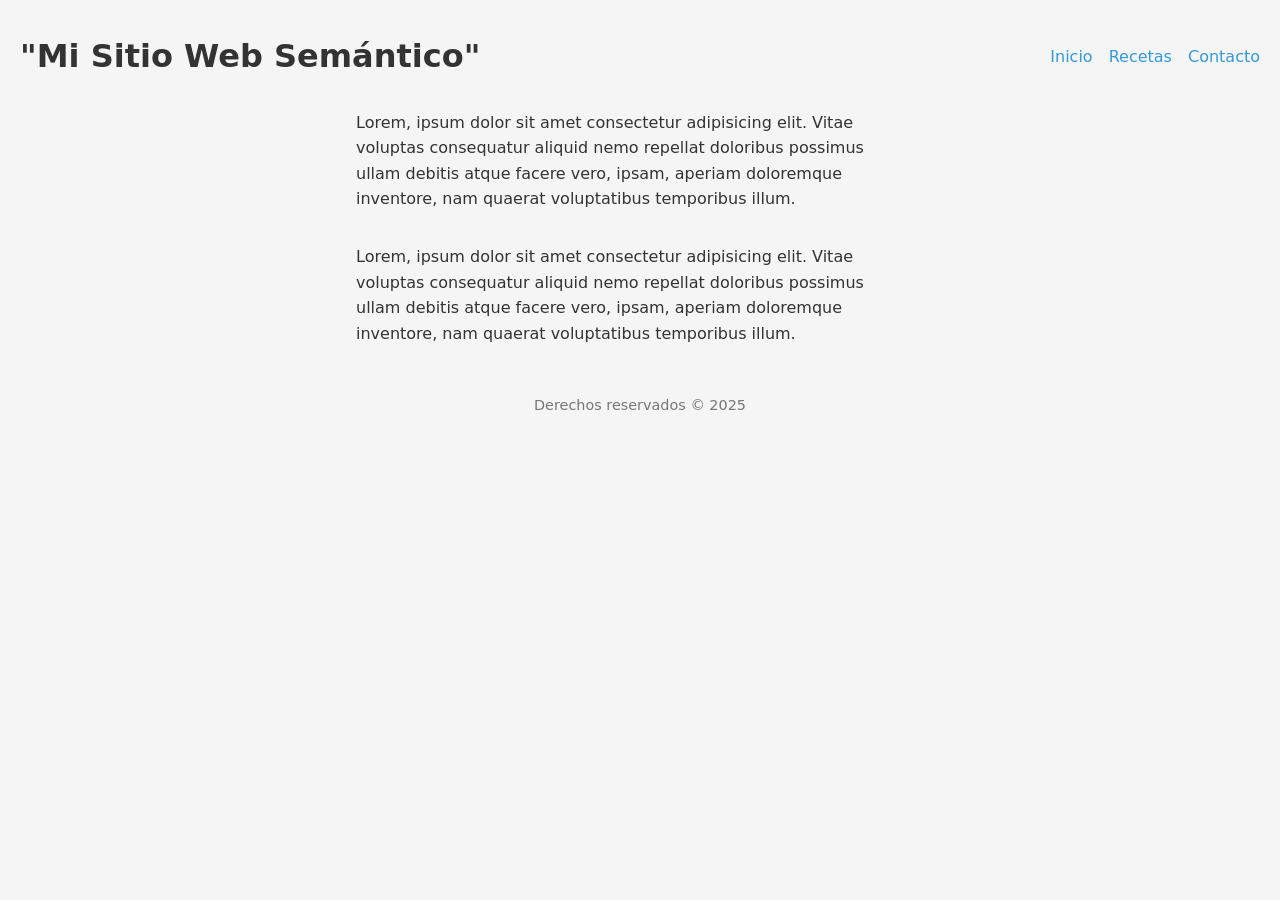
<file: html-css/index.html>
<!DOCTYPE html>
<html lang="en">
  <head>
    <meta charset="UTF-8" />
    <meta name="viewport" content="width=device-width, initial-scale=1.0" />
    <link rel="stylesheet" href="style.css" />
    <title>Document</title>
  </head>
  <body>
    <header>
      <div>
        <h1>"Mi Sitio Web Semántico"</h1>
      </div>
      <nav>
        <ul>
          <li><a href="./index.html">Inicio</a></li>
          <li><a href="./receta.html">Recetas</a></li>
          <li><a href="">Contacto</a></li>
        </ul>
      </nav>
    </header>

    <main class="container">
      <div class="p-container">
        <p>
          Lorem, ipsum dolor sit amet consectetur adipisicing elit. Vitae
          voluptas consequatur aliquid nemo repellat doloribus possimus ullam
          debitis atque facere vero, ipsam, aperiam doloremque inventore, nam
          quaerat voluptatibus temporibus illum.
        </p>
        <p>
          Lorem, ipsum dolor sit amet consectetur adipisicing elit. Vitae
          voluptas consequatur aliquid nemo repellat doloribus possimus ullam
          debitis atque facere vero, ipsam, aperiam doloremque inventore, nam
          quaerat voluptatibus temporibus illum.
        </p>
      </div>
    </main>
    <footer>
      <p>Derechos reservados © 2025</p>
    </footer>
  </body>
</html>
</file>
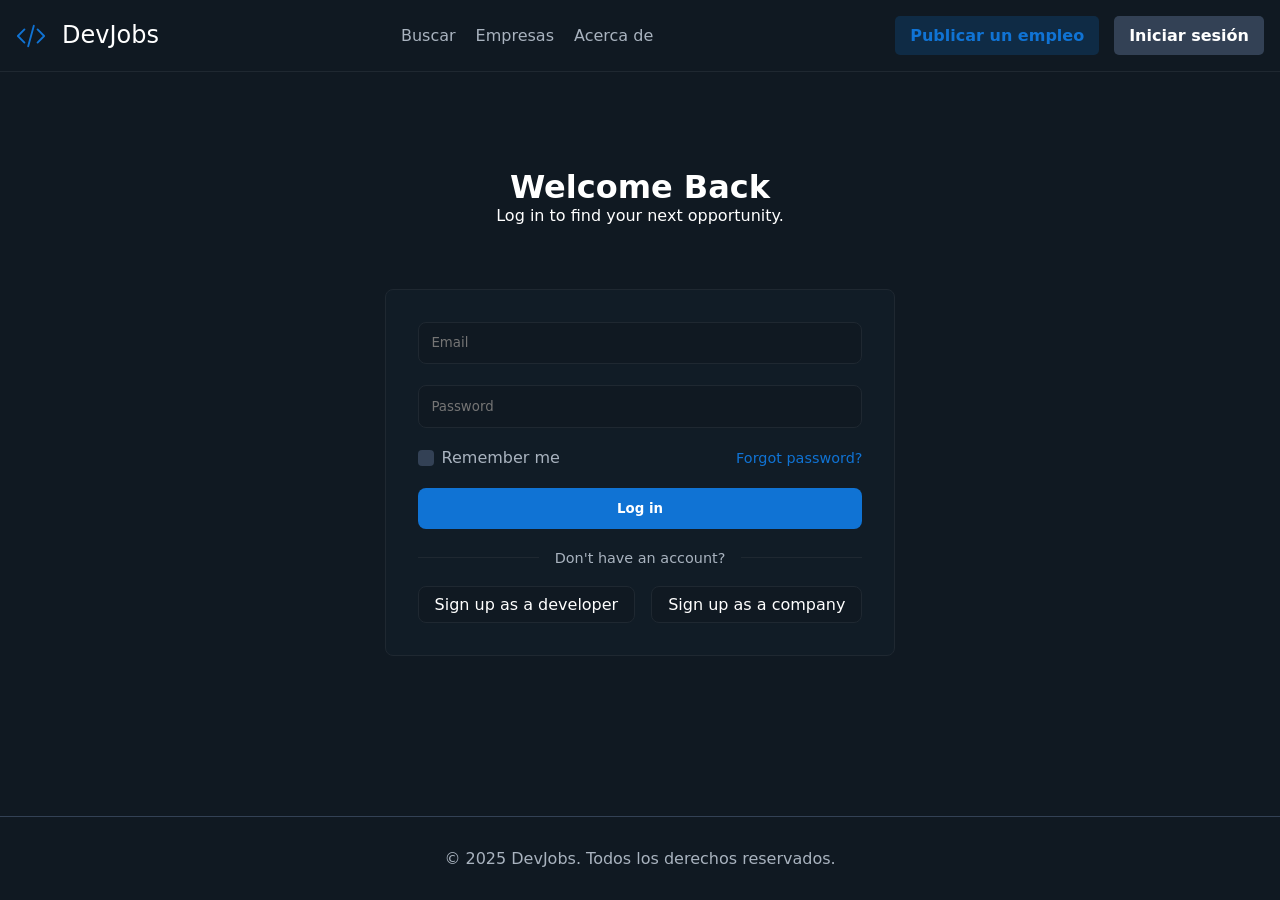
<file: html-css/auth.html>
<!DOCTYPE html>
<html lang="en">
  <head>
    <meta charset="UTF-8" />
    <meta name="viewport" content="width=device-width, initial-scale=1.0" />
    <link rel="stylesheet" href="auth.css" />
    <title>Authentication</title>
  </head>
  <body>
    <header class="header">
      <a href="devjob.html">
        <span>
          <svg
            xmlns="http://www.w3.org/2000/svg"
            fill="none"
            viewBox="0 0 24 24"
            stroke-width="1.5"
            stroke="currentColor"
          >
            <path
              stroke-linecap="round"
              stroke-linejoin="round"
              d="M17.25 6.75 22.5 12l-5.25 5.25m-10.5 0L1.5 12l5.25-5.25m7.5-3-4.5 16.5"
            />
          </svg>
          DevJobs
        </span>
      </a>
      <nav class="nav">
        <ul>
          <li><a href="index.html">Buscar</a></li>
          <li><a href="receta.html">Empresas</a></li>
          <li><a href="salarios.html">Acerca de</a></li>
        </ul>
      </nav>

      <div class="link-container">
        <a href="">Publicar un empleo</a>
        <a href="">Iniciar sesión</a>
      </div>
      <div class="icon-container">
        <div class="search-icon">
          <svg
            xmlns="http://www.w3.org/2000/svg"
            width="24"
            height="24"
            viewBox="0 0 24 24"
            fill="none"
            stroke="currentColor"
            stroke-width="2"
            stroke-linecap="round"
            stroke-linejoin="round"
            class="lucide lucide-search-icon lucide-search"
          >
            <path d="m21 21-4.34-4.34" />
            <circle cx="11" cy="11" r="8" />
          </svg>
        </div>
        <button class="menu-button" aria-label="Menu">
          <svg
            xmlns="http://www.w3.org/2000/svg"
            fill="none"
            viewBox="0 0 24 24"
            stroke-width="1.5"
            stroke="currentColor"
          >
            <path
              stroke-linecap="round"
              stroke-linejoin="round"
              d="M3.75 9h16.5m-16.5 6.75h16.5"
            />
          </svg>
        </button>
      </div>
    </header>
    <main>
      <div class="container">
        <h1>Welcome Back</h1>
        <p>Log in to find your next opportunity.</p>
        <section>
          <div class="form-container">
            <form action="">
              <input type="email" placeholder="Email" required />
              <input
                type="password"
                placeholder="Password"
                required
                minlength="8"
              />
              <div class="form-options">
                <div class="remember-me">
                  <input type="checkbox" id="remember-me" />
                  <label for="remember-me">Remember me</label>
                </div>
                <a href="">Forgot password?</a>
              </div>
              <button type="submit" class="btn-submit">Log in</button>
            </form>
            <div>
              <a id="link-account" href="">Don't have an account?</a>
            </div>
            <div class="sign-up-links">
              <a href="">Sign up as a developer</a>
              <a href="">Sign up as a company</a>
            </div>
          </div>
        </section>
      </div>
    </main>
    <footer>
      <p>&copy; 2025 DevJobs. Todos los derechos reservados.</p>
    </footer>
  </body>
</html>
</file>
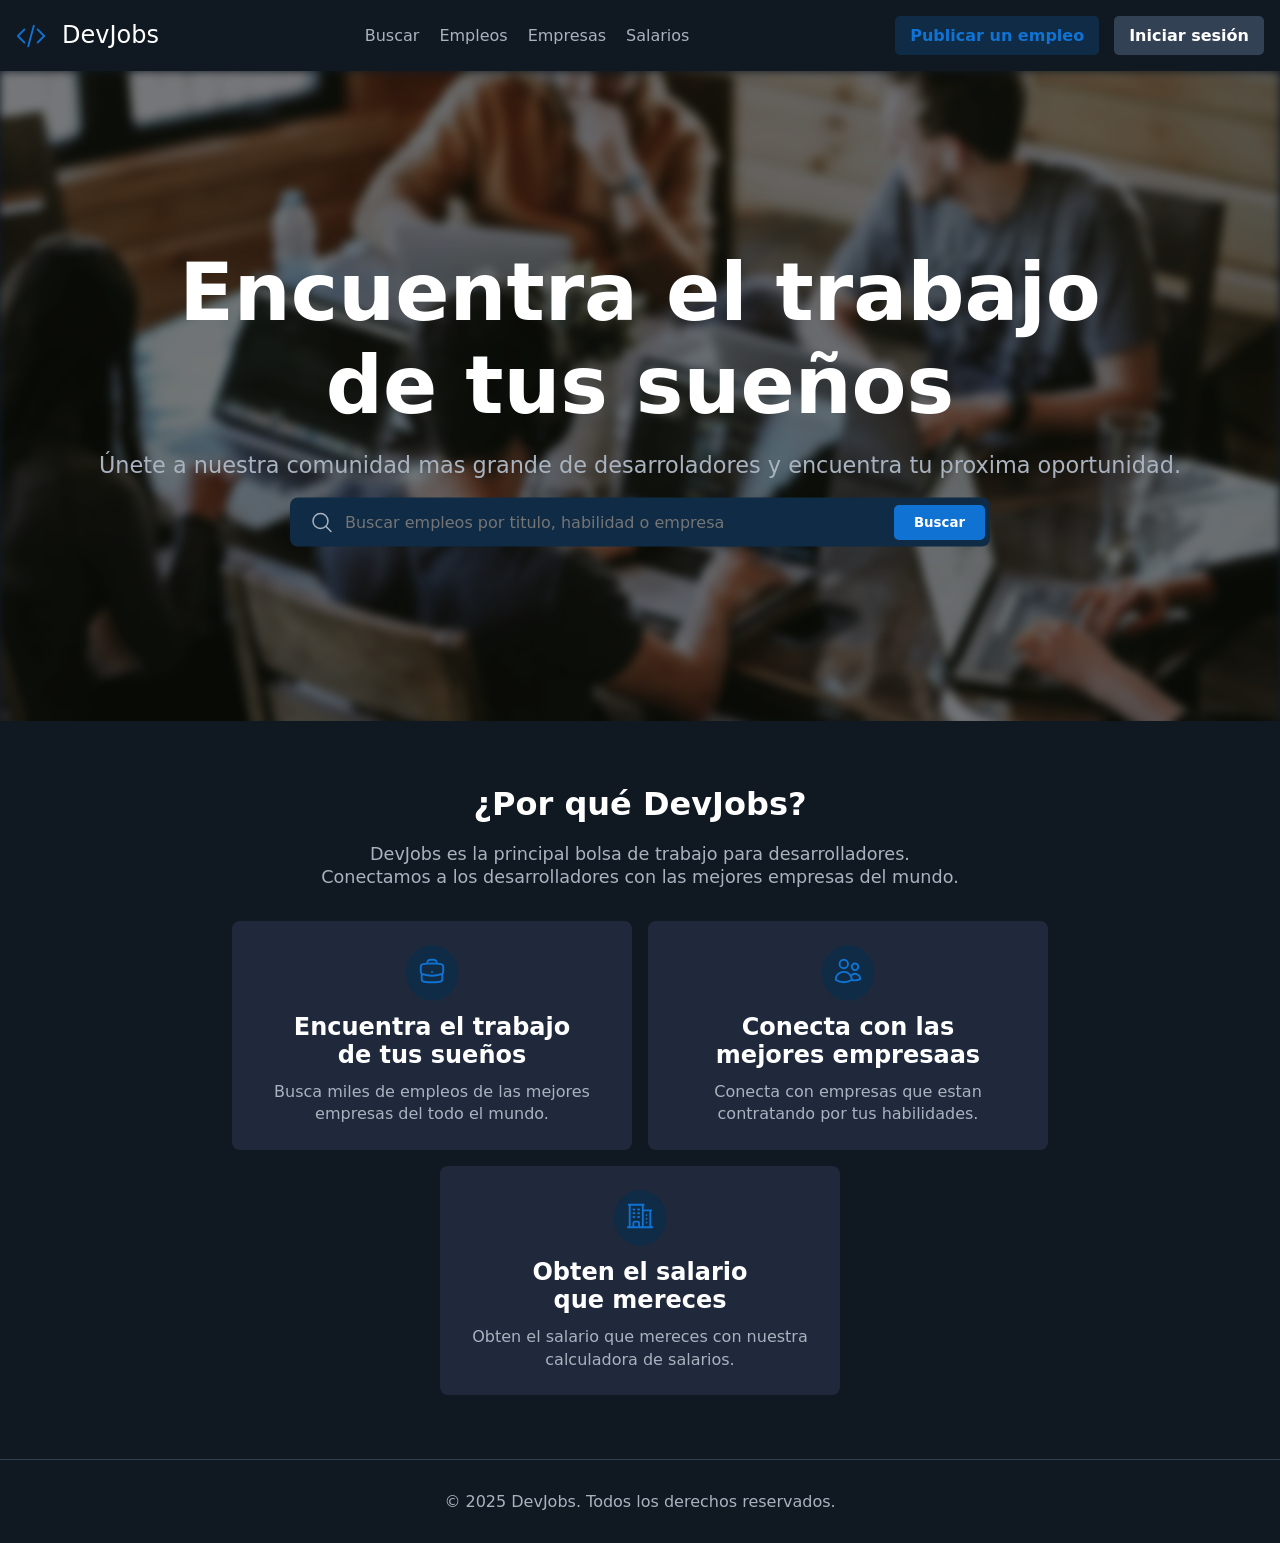
<file: html-css/devjob.html>
<!DOCTYPE html>
<html lang="es">
  <head>
    <meta charset="UTF-8" />
    <meta name="viewport" content="width=device-width, initial-scale=1.0" />
    <link rel="stylesheet" href="devjobs.css" />
    <title>DevJobs</title>
  </head>
  <body>
    <header class="header">
      <a href="devjob.html">
        <span>
          <svg
            xmlns="http://www.w3.org/2000/svg"
            fill="none"
            viewBox="0 0 24 24"
            stroke-width="1.5"
            stroke="currentColor"
          >
            <path
              stroke-linecap="round"
              stroke-linejoin="round"
              d="M17.25 6.75 22.5 12l-5.25 5.25m-10.5 0L1.5 12l5.25-5.25m7.5-3-4.5 16.5"
            />
          </svg>
          DevJobs
        </span>
      </a>
      <nav class="nav">
        <ul>
          <li><a href="index.html">Buscar</a></li>
          <li><a href="job.html">Empleos</a></li>
          <li><a href="salarios.html">Empresas</a></li>
          <li><a href="contacto.html">Salarios</a></li>
        </ul>
      </nav>

      <div class="link-container">
        <a href="">Publicar un empleo</a>
        <a href="./auth.html">Iniciar sesión</a>
      </div>
      <div class="icon-container">
        <div class="search-icon">
          <svg
            xmlns="http://www.w3.org/2000/svg"
            width="24"
            height="24"
            viewBox="0 0 24 24"
            fill="none"
            stroke="currentColor"
            stroke-width="2"
            stroke-linecap="round"
            stroke-linejoin="round"
            class="lucide lucide-search-icon lucide-search"
          >
            <path d="m21 21-4.34-4.34" />
            <circle cx="11" cy="11" r="8" />
          </svg>
        </div>
        <button class="menu-button" aria-label="Menu">
          <svg
            xmlns="http://www.w3.org/2000/svg"
            fill="none"
            viewBox="0 0 24 24"
            stroke-width="1.5"
            stroke="currentColor"
          >
            <path
              stroke-linecap="round"
              stroke-linejoin="round"
              d="M3.75 9h16.5m-16.5 6.75h16.5"
            />
          </svg>
        </button>
      </div>
    </header>
    <main>
      <div class="hero-container">
        <img
          src="./background.webp"
          alt="Grupo de desarrolladores con el portatil trabajando"
        />
        <div class="hero-text">
          <h1>Encuentra el trabajo de tus sueños</h1>
          <p>
            Únete a nuestra comunidad mas grande de desarroladores y encuentra
            tu proxima oportunidad.
          </p>
          <div class="search-box">
            <svg
              xmlns="http://www.w3.org/2000/svg"
              fill="none"
              viewBox="0 0 24 24"
              stroke-width="1.5"
              stroke="currentColor"
            >
              <path
                stroke-linecap="round"
                stroke-linejoin="round"
                d="m21 21-5.197-5.197m0 0A7.5 7.5 0 1 0 5.196 5.196a7.5 7.5 0 0 0 10.607 10.607Z"
              />
            </svg>

            <input
              type="text"
              placeholder="Buscar empleos por titulo, habilidad o empresa"
            />
            <button>Buscar</button>
          </div>
        </div>
      </div>
      <section>
        <div class="about-devjobs">
          <h2>¿Por qué DevJobs?</h2>
          <p>
            DevJobs es la principal bolsa de trabajo para desarrolladores.
            Conectamos a los desarrolladores con las mejores empresas del mundo.
          </p>
        </div>
        <div class="features-devjobs">
          <article>
            <div class="feature-icon-container">
              <svg
                xmlns="http://www.w3.org/2000/svg"
                fill="none"
                viewBox="0 0 24 24"
                stroke-width="1.5"
                stroke="currentColor"
                class="feature-icon"
              >
                <path
                  stroke-linecap="round"
                  stroke-linejoin="round"
                  d="M20.25 14.15v4.25c0 1.094-.787 2.036-1.872 2.18-2.087.277-4.216.42-6.378.42s-4.291-.143-6.378-.42c-1.085-.144-1.872-1.086-1.872-2.18v-4.25m16.5 0a2.18 2.18 0 0 0 .75-1.661V8.706c0-1.081-.768-2.015-1.837-2.175a48.114 48.114 0 0 0-3.413-.387m4.5 8.006c-.194.165-.42.295-.673.38A23.978 23.978 0 0 1 12 15.75c-2.648 0-5.195-.429-7.577-1.22a2.016 2.016 0 0 1-.673-.38m0 0A2.18 2.18 0 0 1 3 12.489V8.706c0-1.081.768-2.015 1.837-2.175a48.111 48.111 0 0 1 3.413-.387m7.5 0V5.25A2.25 2.25 0 0 0 13.5 3h-3a2.25 2.25 0 0 0-2.25 2.25v.894m7.5 0a48.667 48.667 0 0 0-7.5 0M12 12.75h.008v.008H12v-.008Z"
                />
              </svg>
            </div>

            <h3>Encuentra el trabajo de tus sueños</h3>
            <p>
              Busca miles de empleos de las mejores empresas del todo el mundo.
            </p>
          </article>
          <article>
            <div class="feature-icon-container">
              <svg
                xmlns="http://www.w3.org/2000/svg"
                fill="none"
                viewBox="0 0 24 24"
                stroke-width="1.5"
                stroke="currentColor"
                class="feature-icon"
              >
                <path
                  stroke-linecap="round"
                  stroke-linejoin="round"
                  d="M15 19.128a9.38 9.38 0 0 0 2.625.372 9.337 9.337 0 0 0 4.121-.952 4.125 4.125 0 0 0-7.533-2.493M15 19.128v-.003c0-1.113-.285-2.16-.786-3.07M15 19.128v.106A12.318 12.318 0 0 1 8.624 21c-2.331 0-4.512-.645-6.374-1.766l-.001-.109a6.375 6.375 0 0 1 11.964-3.07M12 6.375a3.375 3.375 0 1 1-6.75 0 3.375 3.375 0 0 1 6.75 0Zm8.25 2.25a2.625 2.625 0 1 1-5.25 0 2.625 2.625 0 0 1 5.25 0Z"
                />
              </svg>
            </div>

            <h3>Conecta con las mejores empresaas</h3>
            <p>
              Conecta con empresas que estan contratando por tus habilidades.
            </p>
          </article>
          <article>
            <div class="feature-icon-container">
              <svg
                xmlns="http://www.w3.org/2000/svg"
                fill="none"
                viewBox="0 0 24 24"
                stroke-width="1.5"
                stroke="currentColor"
                class="feature-icon"
              >
                <path
                  stroke-linecap="round"
                  stroke-linejoin="round"
                  d="M2.25 21h19.5m-18-18v18m10.5-18v18m6-13.5V21M6.75 6.75h.75m-.75 3h.75m-.75 3h.75m3-6h.75m-.75 3h.75m-.75 3h.75M6.75 21v-3.375c0-.621.504-1.125 1.125-1.125h2.25c.621 0 1.125.504 1.125 1.125V21M3 3h12m-.75 4.5H21m-3.75 3.75h.008v.008h-.008v-.008Zm0 3h.008v.008h-.008v-.008Zm0 3h.008v.008h-.008v-.008Z"
                />
              </svg>
            </div>

            <h3>Obten el salario que mereces</h3>
            <p>
              Obten el salario que mereces con nuestra calculadora de salarios.
            </p>
          </article>
        </div>
      </section>
    </main>
    <footer>
      <p>&copy; 2025 DevJobs. Todos los derechos reservados.</p>
    </footer>
  </body>
</html>
</file>
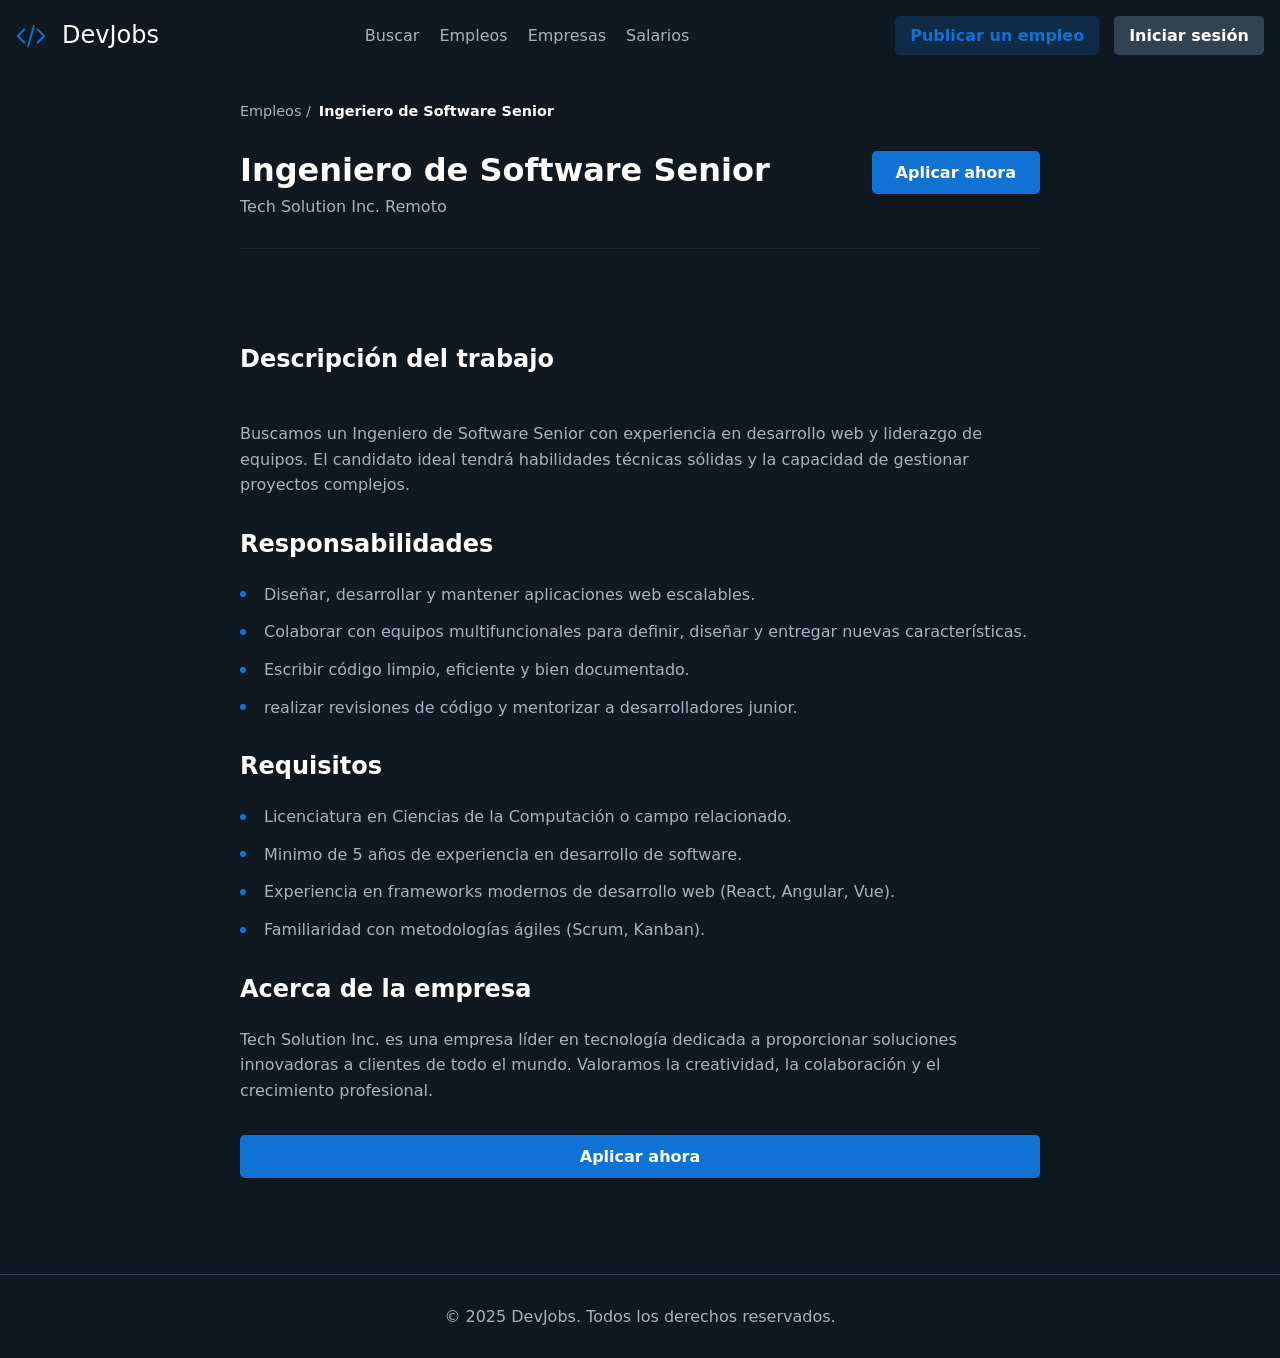
<file: html-css/job.html>
<!DOCTYPE html>
<html lang="en">
  <head>
    <meta charset="UTF-8" />
    <meta name="viewport" content="width=device-width, initial-scale=1.0" />
    <link rel="stylesheet" href="job.css" />
    <title>Empleos</title>
  </head>
  <body>
    <header class="header">
      <a href="devjob.html">
        <span>
          <svg
            xmlns="http://www.w3.org/2000/svg"
            fill="none"
            viewBox="0 0 24 24"
            stroke-width="1.5"
            stroke="currentColor"
          >
            <path
              stroke-linecap="round"
              stroke-linejoin="round"
              d="M17.25 6.75 22.5 12l-5.25 5.25m-10.5 0L1.5 12l5.25-5.25m7.5-3-4.5 16.5"
            />
          </svg>
          DevJobs
        </span>
      </a>
      <nav class="nav">
        <ul>
          <li><a href="index.html">Buscar</a></li>
          <li><a href="job.html">Empleos</a></li>
          <li><a href="salarios.html">Empresas</a></li>
          <li><a href="contacto.html">Salarios</a></li>
        </ul>
      </nav>

      <div class="link-container">
        <a href="">Publicar un empleo</a>
        <a href="./auth.html">Iniciar sesión</a>
      </div>
      <div class="icon-container">
        <div class="search-icon">
          <svg
            xmlns="http://www.w3.org/2000/svg"
            width="24"
            height="24"
            viewBox="0 0 24 24"
            fill="none"
            stroke="currentColor"
            stroke-width="2"
            stroke-linecap="round"
            stroke-linejoin="round"
            class="lucide lucide-search-icon lucide-search"
          >
            <path d="m21 21-4.34-4.34" />
            <circle cx="11" cy="11" r="8" />
          </svg>
        </div>
        <button class="menu-button" aria-label="Menu">
          <svg
            xmlns="http://www.w3.org/2000/svg"
            fill="none"
            viewBox="0 0 24 24"
            stroke-width="1.5"
            stroke="currentColor"
          >
            <path
              stroke-linecap="round"
              stroke-linejoin="round"
              d="M3.75 9h16.5m-16.5 6.75h16.5"
            />
          </svg>
        </button>
      </div>
    </header>
    <main>
      <section class="container">
        <span class="breadcrumb">Empleos / <span class="breadcrumb-current">Ingeriero de Software Senior</span></span>
        <div class="job-header">
          <div class="job-info">
            <h2>Ingeniero de Software Senior</h2>
            <span class="job-company">Tech Solution Inc. Remoto</span>
          </div>
          <button class="btn-apply">Aplicar ahora</button>
        </div>
        <section class="job-details">
          <h3>Descripción del trabajo</h3>
          <p>
            Buscamos un Ingeniero de Software Senior con experiencia en
            desarrollo web y liderazgo de equipos. El candidato ideal tendrá
            habilidades técnicas sólidas y la capacidad de gestionar proyectos
            complejos.
          </p>
					<div class="job-section">
						<h3>Responsabilidades</h3>
						<ul>
							<li>
								Diseñar, desarrollar y mantener aplicaciones web escalables.
							</li>
							<li>
								Colaborar con equipos multifuncionales para definir, diseñar y
								entregar nuevas características.
							</li>
							<li>
								Escribir código limpio, eficiente y bien documentado.
							</li>
							<li>
                realizar revisiones de código y mentorizar a desarrolladores junior.
							</li>
						</ul>
					</div>
					<div class="job-section">
						<h3>Requisitos</h3>
						<ul>
							<li>
								Licenciatura en Ciencias de la Computación o campo relacionado.
							</li>
							<li>
								Minimo de 5 años de experiencia en desarrollo de software.
							</li>
							<li>
								Experiencia en frameworks modernos de desarrollo web (React, Angular, Vue).
							</li>
							<li>
								Familiaridad con metodologías ágiles (Scrum, Kanban).
							</li>
					</div>
					<div class="job-section">
						<h3>Acerca de la empresa</h3>
						<p>
							Tech Solution Inc. es una empresa líder en tecnología dedicada a
						proporcionar soluciones innovadoras a clientes de todo el mundo. Valoramos
						la creatividad, la colaboración y el crecimiento profesional.	
						</p>
					</div>
					<button class="btn-apply">Aplicar ahora</button>
        </section>
      </section>
    </main>
    <footer>
      <p>&copy; 2025 DevJobs. Todos los derechos reservados.</p>
    </footer>
  </body>
</html>
</file>
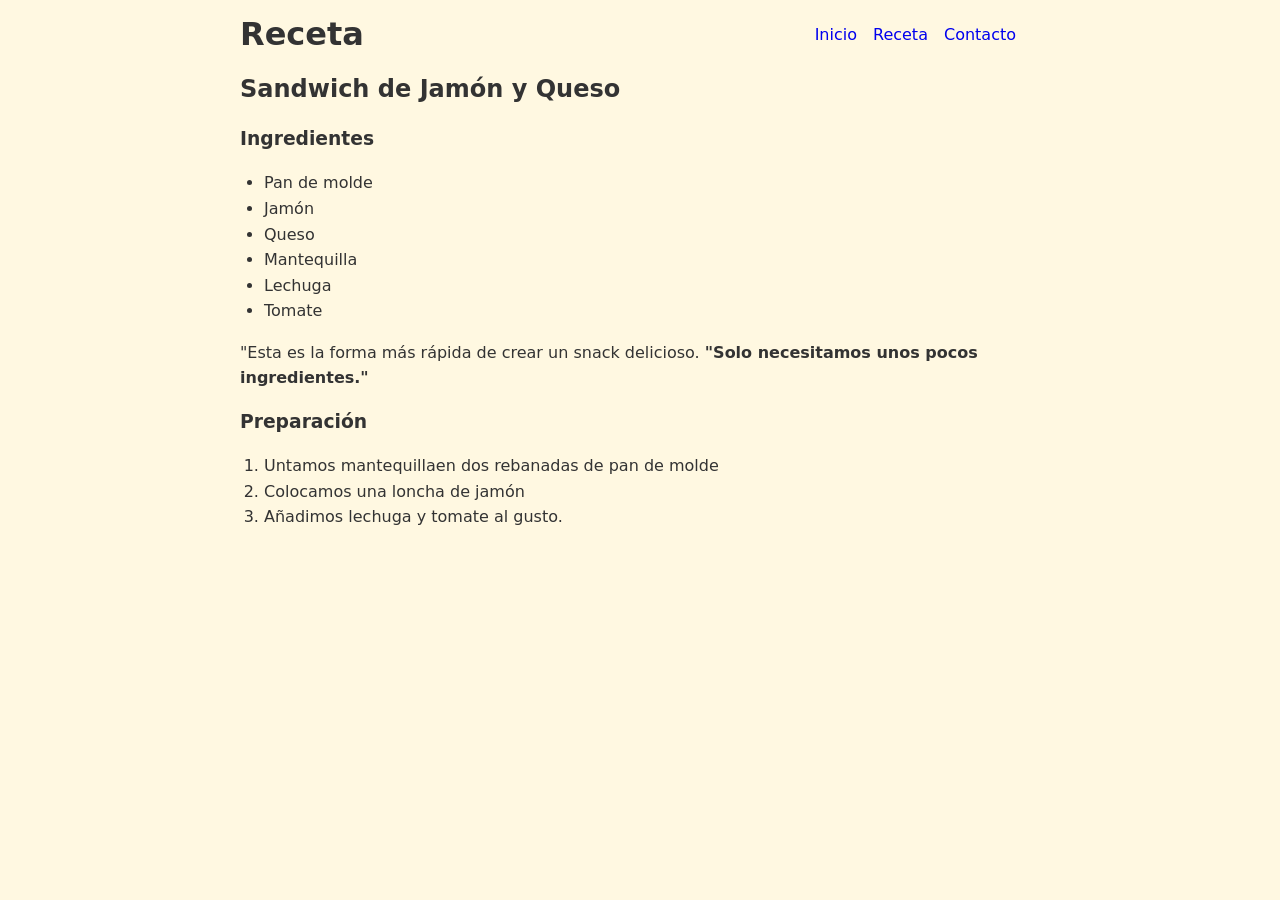
<file: html-css/receta.html>
<!DOCTYPE html>
<html lang="en">
  <head>
    <meta charset="UTF-8" />
    <meta name="viewport" content="width=device-width, initial-scale=1.0" />
    <link rel="stylesheet" href="recetas.css" />
    <title>Document</title>
  </head>
  <body>
    <header class="header">
      <div>
        <h1>Receta</h1>
      </div>
      <nav class="nav">
        <ul>
          <li><a href="index.html">Inicio</a></li>
          <li><a href="receta.html">Receta</a></li>
          <li><a href="contacto.html">Contacto</a></li>
        </ul>
      </nav>
      <div class="menu-icon">
        <svg
          xmlns="http://www.w3.org/2000/svg"
          fill="currentColor"
          viewBox="0 0 24 24"
          stroke-width="1.5"
          stroke="currentColor"
        >
          <path
            stroke-linecap="round"
            stroke-linejoin="round"
            d="M3.75 6.75h16.5M3.75 12h16.5m-16.5 5.25h16.5"
          />
        </svg>
      </div>
    </header>
    <main>
      <h2>Sandwich de Jamón y Queso</h2>
      <h3>
        <strong>Ingredientes</strong>
      </h3>
      <ul>
        <li>Pan de molde</li>
        <li>Jamón</li>
        <li>Queso</li>
        <li>Mantequilla</li>
        <li>Lechuga</li>
        <li>Tomate</li>
      </ul>
      <p>
        "Esta es la forma más rápida de crear un snack delicioso.
        <b>"Solo necesitamos unos pocos ingredientes."</b>
      </p>
      <h3>
        <strong>Preparación</strong>
      </h3>
      <ol>
        <li>Untamos mantequillaen dos rebanadas de pan de molde</li>
        <li>Colocamos una loncha de jamón</li>
        <li>Añadimos lechuga y tomate al gusto.</li>
      </ol>
    </main>
  </body>
</html>
</file>
<file: html-css/style.css>
* {
  font-family: system-ui, -apple-system, BlinkMacSystemFont, "Segoe UI", Roboto,
    Oxygen, Ubuntu, Cantarell, "Open Sans", "Helvetica Neue", sans-serif;
  box-sizing: border-box;
  margin: 0;
  padding: 0;
}

body {
  background-color: #f5f5f5;
  color: #333;
  line-height: 1.6;
  padding: 20px;
}

header {
  display: flex;
  justify-content: space-between;
  align-items: center;
  margin: 8px 0;

  & nav ul {
    display: flex;
    gap: 16px;
  }
}

ul {
  list-style: none;
  margin: 16px 0;
}

.container {
  max-width: 800px;
  margin: 0 auto;
}

.p-container {
  margin: 0 auto;

  & p {
    display: flex;
    justify-content: center;
    padding: 16px;
  }
}

p {
  max-width: 600px;
  margin: 0 auto;
  text-wrap: balance;
}

a {
  color: #3498db;
  text-decoration: none;
}

footer {
  text-align: center;
  margin: 32px 0;
  color: #777;
  font-size: 0.9em;
}
</file>
<file: html-css/auth.css>
@import url("./devjobs.css");
@import url("./variables.css");

.header {
  border-bottom: 1px solid var(--border-color);
}

main {
  display: flex;
  flex-direction: column;
  align-items: center;
  justify-content: center;
  padding: 1rem;
}

.container {
  text-align: center;
}

section {
  padding: 2rem;
  background-color: var(--bg-form);
  border-radius: 8px;
  border: 1px solid var(--border-color);
}

.form-container {
  display: flex;
  flex-direction: column;
  gap: 1.3rem;
}

form {
  display: flex;
  flex-direction: column;
  gap: 1.3rem;
}

input[type="email"],
input[type="password"] {
  width: 100%;
  padding: 0.8rem;
  background-color: var(--background);
  border: 1px solid var(--border-color);
  border-radius: 8px;
  color: var(--text-color-light-gray);
}

.form-options {
  display: flex;
  justify-content: space-between;
  align-items: center;
}

.form-options a {
  font-size: 0.9rem;
  color: var(--text-color-blue);
}

.remember-me {
  display: flex;
  align-items: center;
  gap: 0.5rem;
  /* font-size: 0.9rem; */
  color: var(--text-color-light-gray);
}

.remember-me input[type="checkbox"] {
  appearance: none;
  width: 16px;
  height: 16px;
  /* margin: 0; */
  border-radius: 4px;
  position: relative;
  background-color: var(--background-gray);
}

input[type="checkbox"]:checked {
  background-color: #007bff; /* Fondo de color cuando está seleccionado */
  border-color: #007bff;
}

/* Crea el checkmark (marca) */
input[type="checkbox"]:checked::after {
  content: "";
  position: absolute;
  display: block;
  top: 50%;
  left: 50%;
  transform: translate(-50%, -50%) rotate(45deg);
  width: 4px;
  height: 8px;
  border: solid white;
  border-width: 0 2px 2px 0;
  /* transform: rotate(45deg); */
}

/* Opcional: Estilo al pasar el ratón */
input[type="checkbox"]:hover {
  border-color: #007bff;
}

#link-account {
  color: var(--text-color-light-gray);
  font-size: 0.9rem;
  display: flex;
  align-items: center;
  text-align: center;
  width: 100%;
}

#link-account::before,
#link-account::after {
  content: "";
  flex: 1;
  border-bottom: 1px solid var(--border-color);
}

#link-account::before {
  margin-right: 1rem;
}

#link-account::after {
  margin-left: 1rem;
}

.btn-submit {
  background-color: var(--text-color-blue);
  color: var(--text-color);
  font-weight: 600;
  width: 100%;
  padding: 0.8rem 0;
  border-radius: 8px;
  border: none;
  cursor: pointer;
}

.sign-up-links {
  display: flex;
  gap: 1rem;
}

.sign-up-links a {
  border: 1px solid var(--border-color);
  padding: 0.5rem 1rem;
  border-radius: 8px;
  background-color: var(--background);
}
</file>
<file: html-css/devjobs.css>
@import url("./variables.css");

* {
  box-sizing: border-box;
  margin: 0;
  padding: 0;
  font-family: system-ui, -apple-system, BlinkMacSystemFont, "Segoe UI", Roboto,
    Oxygen, Ubuntu, Cantarell, "Open Sans", "Helvetica Neue", sans-serif;
}

body {
  color: var(--text-color);
  background: var(--background);
  display: grid;
  min-height: 100dvh;
  grid-template-rows: auto 1fr auto;
}

/* p {
  text-wrap: pretty;
} */

span {
  font-size: 1.5rem;
  display: flex;
  gap: 1rem;
}

span svg {
  width: 30px;
  height: 30px;
  color: var(--text-color-blue);
}

.header {
  display: flex;
  justify-content: space-between;
  align-items: center;
  width: 100vw;
  padding: 1rem;

  & nav ul {
    display: flex;
    gap: 20px;
    list-style: none;

    & li a {
      color: var(--text-color-light-gray);

      &:hover {
        color: var(--text-color-blue);
      }
    }
  }
}

a {
  text-decoration: none;
  color: var(--text-color);
}

.link-container {
  display: flex;
  gap: 15px;
}

.link-container a {
  padding: 10px 15px;
  border-radius: 5px;
  font-weight: 600;
}

.link-container a:nth-child(odd) {
  color: var(--text-color-blue);
  background-color: var(--background-light-blue);
}

.link-container a:nth-child(even) {
  color: var(--text-color);
  background-color: var(--background-gray);
}

.icon-container {
  /* display: flex;
  align-items: center;
  gap: 15px; */
  display: none;
}

.search-icon {
  display: none;
  color: var(--text-color);
}

.icon-container svg {
  width: 20px;
  height: 20px;
  color: var(--text-color);
  cursor: pointer;
}

.menu-button {
  display: none;
  cursor: pointer;
  background: none;
  border: none;
}

.menu-button svg {
  width: 30px;
  height: 30px;
  color: var(--text-color);
}

.hero-container {
  width: 100%;
  max-height: 650px;
  overflow: hidden;
  position: relative;
  text-align: center;
  color: white;
}

.hero-container img {
  width: 100%;
  filter: blur(5px) brightness(60%);
  height: auto;
  display: block;
  object-fit: cover;
  aspect-ratio: 16 / 9;
}

.hero-text {
  position: absolute;
  width: 100%;
  padding: 0 20px;
  top: 50%;
  left: 50%;
  transform: translate(-50%, -50%);
  display: flex;
  flex-direction: column;
  align-items: center;
  gap: 20px;
}

.hero-text h1 {
  width: 100%;
  font-size: 5rem;
  font-weight: 700;
  text-wrap: balance;
}

.hero-text p {
  font-size: 1.4rem;
  color: var(--text-color-light-gray);
  text-wrap: pretty;
}

.search-box {
  width: 100%;
  max-width: 700px;
  position: relative;
}

.search-box svg {
  position: absolute;
  width: 24px;
  height: 24px;
  top: 50%;
  left: 20px;
  transform: translateY(-50%);
  color: var(--text-color-light-gray);
  pointer-events: none;
}

.search-box input {
  width: 100%;
  padding: 15px 20px 15px 55px;
  border-radius: 8px;
  border: none;
  font-size: 1rem;
  background: var(--background-light-blue);
  color: var(--text-color);
}

.search-box button {
  position: absolute;
  right: 5px;
  top: 50%;
  transform: translateY(-50%);
  padding: 10px 20px;
  border: none;
  border-radius: 5px;
  background-color: var(--text-color-blue);
  color: var(--text-color);
  font-weight: 600;
  cursor: pointer;
}

section {
  padding: 0 2rem;
  margin: 4rem 0;
}

.about-devjobs {
  width: 100%;
  max-width: 800px;
  margin: 2rem auto;
  display: flex;
  flex-direction: column;
  align-items: center;
  gap: 20px;
}

.about-devjobs h2 {
  font-size: 2rem;
  font-weight: 700;
  text-wrap: balance;
  text-align: center;
}

.about-devjobs p {
  color: var(--text-color-light-gray);
  text-align: center;
  text-wrap: balance;
  font-size: 1.1rem;
  line-height: 1.3;
}

.features-devjobs {
  display: flex;
  flex-wrap: wrap;
  /* display: grid; */
  /* grid-template-columns: repeat(auto-fit, minmax(400px, 1fr)); */
  gap: 1rem;
  width: 100%;
  /* max-width: 1500px; */
  /* margin: 0 auto; */
  justify-content: center;
}

article {
  display: inline-flex;
  flex-direction: column;
  align-items: center;
  text-align: center;
  gap: 12px;
  padding: 1.5rem;
  width: 100%;
  max-width: 400px;
  background: var(--bg-feature-job);
  border-radius: 8px;
}

article .feature-icon-container {
  display: inline-block;
  border-radius: 100%;
  padding: 0.7rem;
  background: var(--background-light-blue);
}

article svg {
  width: 30px;
  height: 30px;
  color: var(--text-color-blue);
}

article h3 {
  font-size: 1.5rem;
  font-weight: 600;
  text-wrap: balance;
}

article p {
  color: var(--text-color-light-gray);
  text-align: center;
  text-wrap: pretty;
  font-size: 1rem;
  line-height: 1.4;
}

footer {
  text-align: center;
  padding: 2rem 1rem;
  color: var(--text-color-light-gray);
  border-top: 1px solid var(--background-gray);
}

@media screen and (width <= 900px) {
  .icon-container {
    display: flex;
    align-items: center;
    gap: 15px;
  }

  .search-icon {
    display: block;
  }

  .nav,
  .link-container {
    display: none;
  }

  .menu-button {
    display: block;
  }

  .hero-text h1 {
    font-size: 3.5rem;
  }

  .hero-text p {
    font-size: 1.1rem;
  }

  .search-box {
    max-width: 600px;
  }
}
@media screen and (width <= 640px) {
  .hero-text h1 {
    font-size: 2.5rem;
  }

  .hero-text p {
    font-size: 0.9rem;
  }

  .search-box {
    display: none;
  }

  .about-devjobs p {
    font-size: 0.9rem;
  }
}
</file>
<file: html-css/job.css>
@import url("./devjobs.css");
@import url("./variables.css");

/* Main content */
main {
  width: 100%;
  padding: 2rem 1rem;
}

section {
  padding: 0;
}

.container {
  max-width: 800px;
  margin: 0 auto;
  display: flex;
  flex-direction: column;
  gap: 2rem;
}

/* Breadcrumb */
.breadcrumb {
  font-size: 0.9rem;
  color: var(--text-color-light-gray);
  display: flex;
  align-items: center;
  gap: 0.5rem;
}

.breadcrumb-current {
  font-weight: 700;
  font-size: 0.9rem;
  color: var(--text-color);
}

/* Job header section */
.job-header {
  display: flex;
  justify-content: space-between;
  align-items: flex-start;
  gap: 2rem;
  padding-bottom: 2rem;
  border-bottom: 1px solid var(--border-color);
}

.job-info {
  display: flex;
  flex-direction: column;
  gap: 0.5rem;
}

.job-info h2 {
  font-size: 2rem;
  font-weight: 700;
  color: var(--text-color);
  margin: 0;
}

.job-company {
  font-size: 1rem;
  color: var(--text-color-light-gray);
  display: flex;
  gap: 0.5rem;
}

/* Apply button */
.btn-apply {
  padding: 12px 24px;
  background-color: var(--text-color-blue);
  color: var(--text-color);
  border: none;
  border-radius: 5px;
  font-size: 1rem;
  font-weight: 600;
  cursor: pointer;
  white-space: nowrap;
  transition: background-color 0.3s ease;
}

.btn-apply:hover {
  background-color: #0d5fb8;
}

/* Job description section */
.job-details {
  display: flex;
  flex-direction: column;
  gap: 2rem;
}

.job-details > h3 {
  font-size: 1.5rem;
  font-weight: 700;
  color: var(--text-color);
  margin-bottom: 1rem;
}

.job-details > p {
  font-size: 1rem;
  line-height: 1.6;
  color: var(--text-color-light-gray);
  text-wrap: pretty;
}

/* Job sections (Responsabilidades, Requisitos, etc.) */
.job-section {
  display: flex;
  flex-direction: column;
  gap: 0.5rem;
}

.job-section h3 {
  font-size: 1.5rem;
  font-weight: 700;
  color: var(--text-color);
  margin-bottom: 1rem;
}

.job-section p {
  font-size: 1rem;
  line-height: 1.6;
  color: var(--text-color-light-gray);
  text-wrap: pretty;
}

/* Lists styling */
.job-section ul {
  list-style: none;
  padding: 0;
  display: flex;
  flex-direction: column;
  gap: 0.75rem;
}

.job-section ul li {
  font-size: 1rem;
  line-height: 1.6;
  color: var(--text-color-light-gray);
  padding-left: 1.5rem;
  position: relative;
}

.job-section ul li::before {
  content: "";
  position: absolute;
  left: 0;
  top: 0.6rem;
  width: 6px;
  height: 6px;
  background-color: var(--text-color-blue);
  border-radius: 50%;
}

/* Responsive design */
@media screen and (width <= 900px) {
  main {
    padding: 1.5rem 1rem;
  }

  .container {
    gap: 1.5rem;
  }

  .job-info h2 {
    font-size: 1.75rem;
  }

  .job-details > h3,
  .job-section h3 {
    font-size: 1.3rem;
  }
}

@media screen and (width <= 640px) {
  main {
    padding: 1rem 0.75rem;
  }

  .container {
    gap: 1.5rem;
  }

  /* Stack header on mobile */
  .job-header {
    flex-direction: column;
    gap: 1.5rem;
  }

  .job-info h2 {
    font-size: 1.5rem;
  }

  .job-company {
    font-size: 0.9rem;
  }

  /* Make button full width on mobile */
  .btn-apply {
    width: 100%;
    padding: 14px 24px;
  }

  .job-details > h3,
  .job-section h3 {
    font-size: 1.2rem;
  }

  .job-details > p,
  .job-section p,
  .job-section ul li {
    font-size: 0.95rem;
  }
}

@media screen and (width <= 400px) {
  .job-info h2 {
    font-size: 1.3rem;
  }

  .job-details > h3,
  .job-section h3 {
    font-size: 1.1rem;
  }
}
</file>
<file: html-css/recetas.css>
* {
  box-sizing: border-box;
  margin: 0;
  padding: 0;
  font-family: system-ui, -apple-system, BlinkMacSystemFont, "Segoe UI", Roboto,
    Oxygen, Ubuntu, Cantarell, "Open Sans", "Helvetica Neue", sans-serif;
}
body {
  background-color: #fff8e1;
  color: #333;
  line-height: 1.6;
}

a {
	text-decoration: none;
}

.header {
  display: flex;
  justify-content: space-between;
	align-items: center;
	padding: 16px 0;
	height: 70px;

	& nav ul {
		display: flex;
		gap: 16px;
		list-style: none;
	}
}

header,
main {
  max-width: 800px;
  margin: 0 auto;
}
p {
  padding: 16px 0;
}

svg {
	width: 24px;
	height: 24px;
}

.menu-icon {
	display: none;
}

ul,
ol {
  padding: 0 24px;
}

h3,
h2 {
  padding-bottom: 16px;
}

@media screen and (width <= 850px) {
  .header {
		padding: 8px 16px;
	}
	
	main {
		padding: 0 16px;
	}
}

@media screen and (width <= 620px) {
	.nav {
		display: none;
	}

	.menu-icon {
		display: flex;
		align-items: center;
	}
}
</file>
